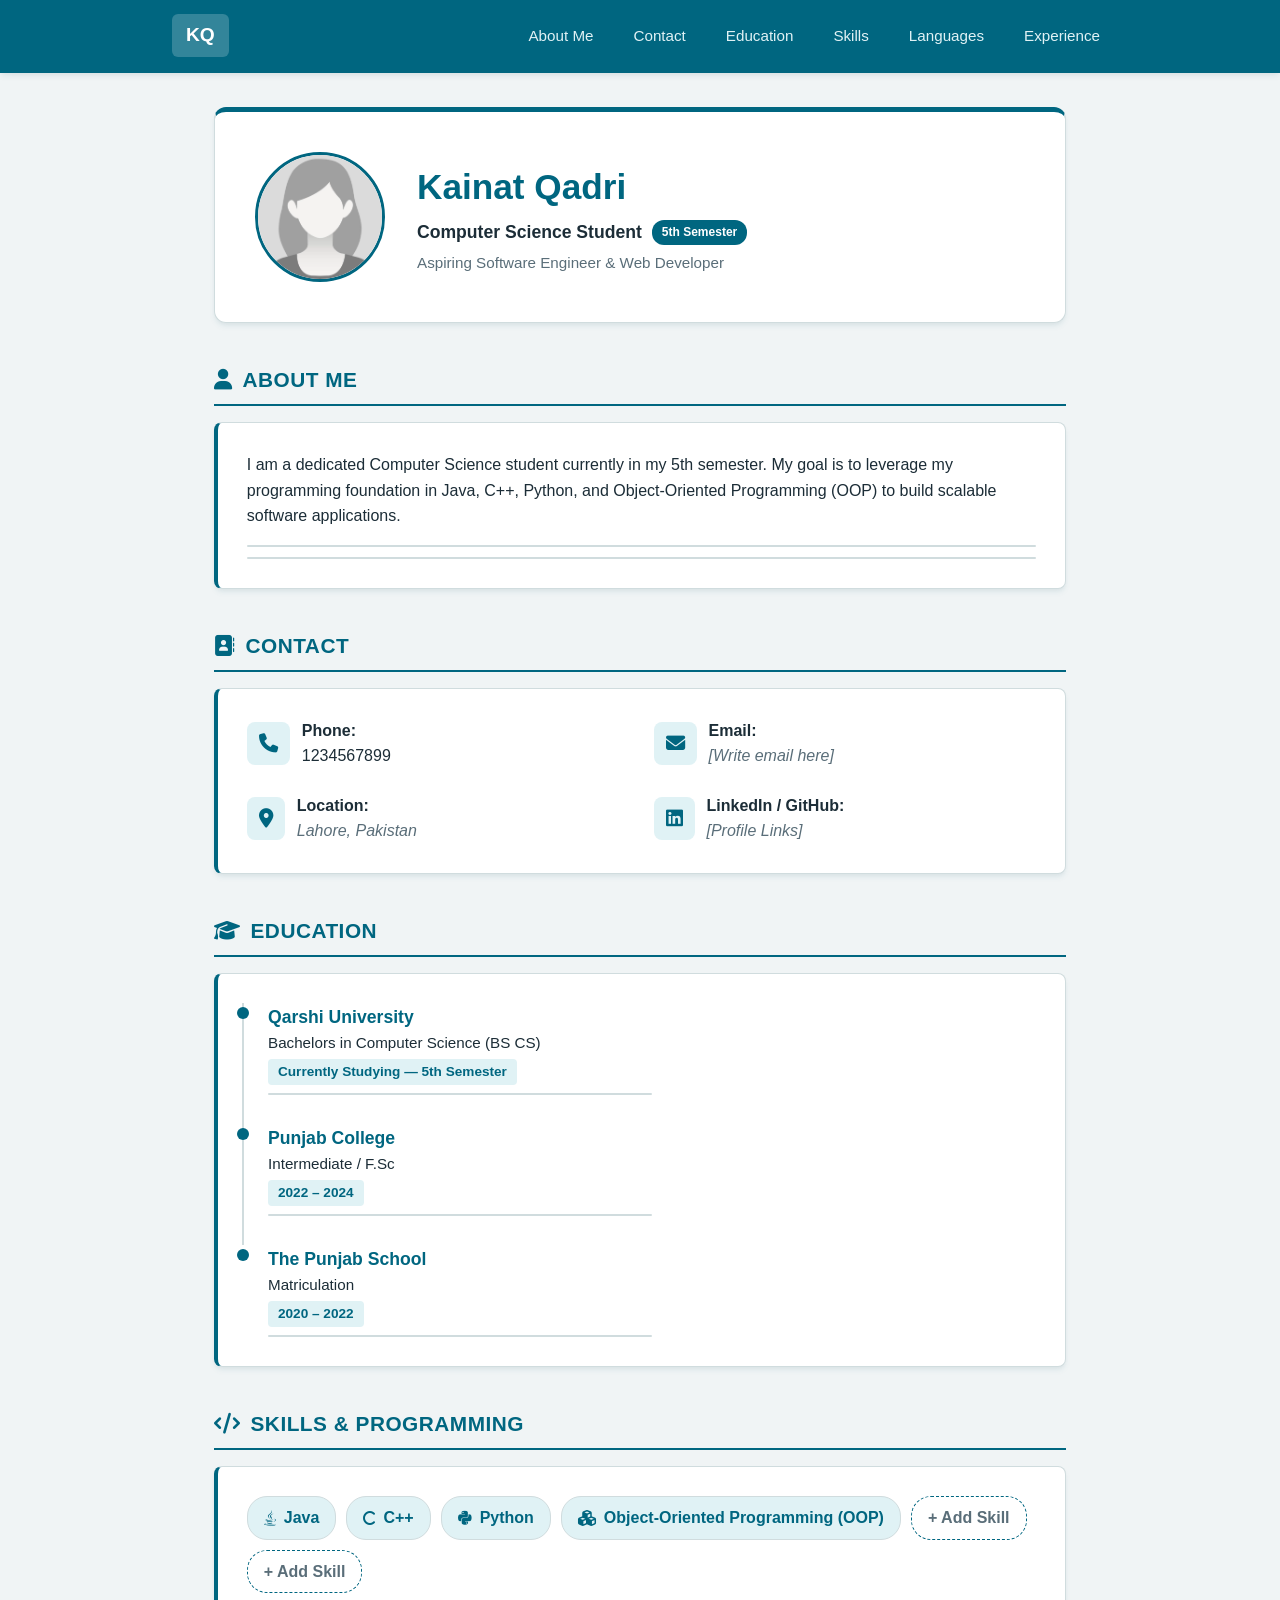
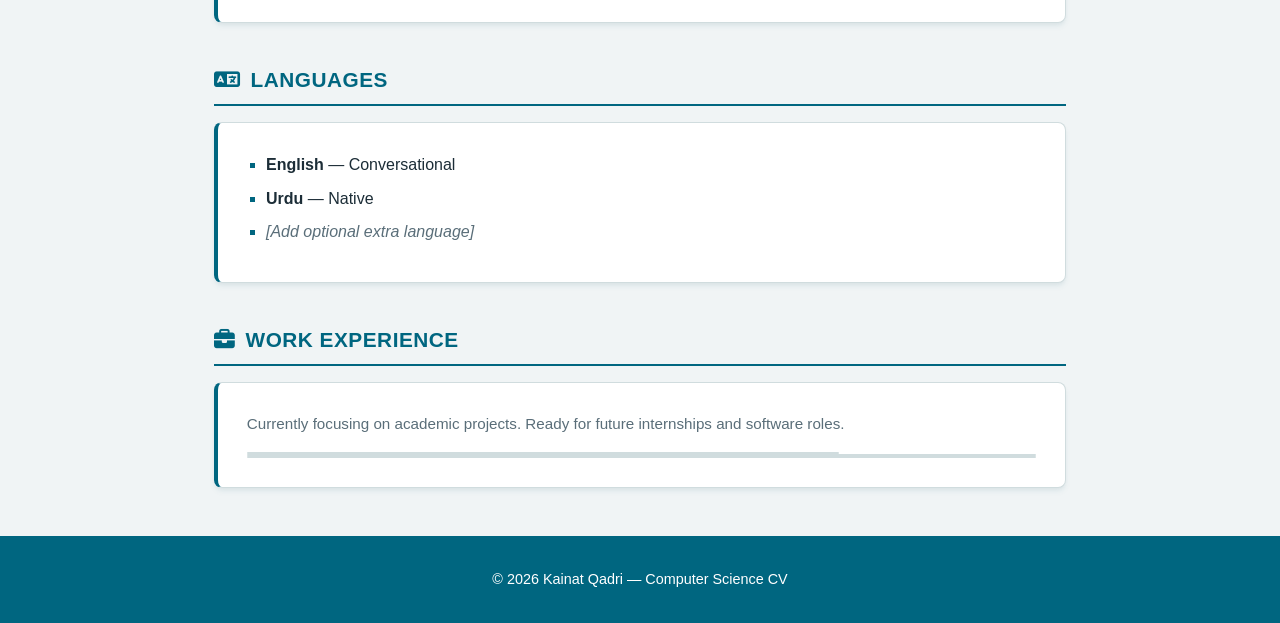
<file: lab5-CV1/index.html>
<!DOCTYPE html>
<html lang="en">
<head>
    <meta charset="UTF-8">
    <meta name="viewport" content="width=device-width, initial-scale=1.0">
    <title>Kainat Qadri - Resume / CV</title>
    <link rel="stylesheet" href="style.css">
    <link rel="stylesheet" href="https://cdnjs.cloudflare.com/ajax/libs/font-awesome/6.4.0/css/all.min.css">
</head>
<body>

    <!-- Sticky Navigation Bar -->
    <nav class="navbar">
        <div class="nav-container">
            <a href="#hero" class="nav-logo">KQ</a>
            <ul class="nav-links">
                <li><a href="#about">About Me</a></li>
                <li><a href="#contact">Contact</a></li>
                <li><a href="#education">Education</a></li>
                <li><a href="#skills">Skills</a></li>
                <li><a href="#languages">Languages</a></li>
                <li><a href="#experience">Experience</a></li>
            </ul>
        </div>
    </nav>

    <!-- Main Container -->
    <main class="container">

        <!-- Hero / Header Section -->
        <section id="hero" class="hero-section">
            <div class="profile-card">
                <div class="avatar-wrapper">
                    <img src="images/profile.png" alt="Kainat Qadri Profile Picture" class="profile-img">
                </div>
                <div class="hero-details">
                    <h1 class="user-name">Kainat Qadri</h1>
                    <p class="user-title">Computer Science Student <span class="badge">5th Semester</span></p>
                    <p class="user-subtitle">Aspiring Software Engineer & Web Developer</p>
                </div>
            </div>
        </section>

        <!-- About Me Section -->
        <section id="about" class="cv-section">
            <h2 class="section-title"><i class="fa-solid fa-user"></i> About Me</h2>
            <div class="card">
                <p class="placeholder-text">
                    I am a dedicated Computer Science student currently in my 5th semester. My goal is to leverage my programming foundation in Java, C++, Python, and Object-Oriented Programming (OOP) to build scalable software applications.
                </p>
                <div class="blank-lines">
                    <div class="blank-line"></div>
                    <div class="blank-line"></div>
                </div>
            </div>
        </section>

        <!-- Contact Section -->
        <section id="contact" class="cv-section">
            <h2 class="section-title"><i class="fa-solid fa-address-book"></i> Contact</h2>
            <div class="card grid-2">
                <div class="contact-item">
                    <i class="fa-solid fa-phone icon"></i>
                    <div>
                        <strong>Phone:</strong>
                        <p>1234567899</p>
                    </div>
                </div>
                <div class="contact-item">
                    <i class="fa-solid fa-envelope icon"></i>
                    <div>
                        <strong>Email:</strong>
                        <p class="placeholder-inline">[Write email here]</p>
                    </div>
                </div>
                <div class="contact-item">
                    <i class="fa-solid fa-location-dot icon"></i>
                    <div>
                        <strong>Location:</strong>
                        <p class="placeholder-inline">Lahore, Pakistan</p>
                    </div>
                </div>
                <div class="contact-item">
                    <i class="fa-brands fa-linkedin icon"></i>
                    <div>
                        <strong>LinkedIn / GitHub:</strong>
                        <p class="placeholder-inline">[Profile Links]</p>
                    </div>
                </div>
            </div>
        </section>

        <!-- Education Section -->
        <section id="education" class="cv-section">
            <h2 class="section-title"><i class="fa-solid fa-graduation-cap"></i> Education</h2>
            <div class="card timeline">
                
                <div class="timeline-item">
                    <div class="timeline-dot"></div>
                    <div class="timeline-content">
                        <h3>Qarshi University</h3>
                        <p class="timeline-sub">Bachelors in Computer Science (BS CS)</p>
                        <span class="timeline-date">Currently Studying — 5th Semester</span>
                        <div class="blank-line short"></div>
                    </div>
                </div>

                <div class="timeline-item">
                    <div class="timeline-dot"></div>
                    <div class="timeline-content">
                        <h3>Punjab College</h3>
                        <p class="timeline-sub">Intermediate / F.Sc</p>
                        <span class="timeline-date">2022 – 2024</span>
                        <div class="blank-line short"></div>
                    </div>
                </div>

                <div class="timeline-item">
                    <div class="timeline-dot"></div>
                    <div class="timeline-content">
                        <h3>The Punjab School</h3>
                        <p class="timeline-sub">Matriculation</p>
                        <span class="timeline-date">2020 – 2022</span>
                        <div class="blank-line short"></div>
                    </div>
                </div>

            </div>
        </section>

        <!-- Skills Section -->
        <section id="skills" class="cv-section">
            <h2 class="section-title"><i class="fa-solid fa-code"></i> Skills & Programming</h2>
            <div class="card">
                <div class="skills-grid">
                    <div class="skill-tag"><i class="fa-brands fa-java"></i> Java</div>
                    <div class="skill-tag"><i class="fa-solid fa-c"></i> C++</div>
                    <div class="skill-tag"><i class="fa-brands fa-python"></i> Python</div>
                    <div class="skill-tag"><i class="fa-solid fa-cubes"></i> Object-Oriented Programming (OOP)</div>
                    <div class="skill-tag placeholder-tag">+ Add Skill</div>
                    <div class="skill-tag placeholder-tag">+ Add Skill</div>
                </div>
            </div>
        </section>

        <!-- Languages Section -->
        <section id="languages" class="cv-section">
            <h2 class="section-title"><i class="fa-solid fa-language"></i> Languages</h2>
            <div class="card">
                <ul class="styled-list">
                    <li><strong>English</strong> — Conversational</li>
                    <li><strong>Urdu</strong> — Native</li>
                    <li class="placeholder-list">[Add optional extra language]</li>
                </ul>
            </div>
        </section>

        <!-- Work Experience Section -->
        <section id="experience" class="cv-section">
            <h2 class="section-title"><i class="fa-solid fa-briefcase"></i> Work Experience</h2>
            <div class="card">
                <p class="note-text">Currently focusing on academic projects. Ready for future internships and software roles.</p>
                <div class="experience-placeholder">
                    <div class="blank-block">
                        <div class="blank-line medium"></div>
                        <div class="blank-line"></div>
                        <div class="blank-line"></div>
                    </div>
                </div>
            </div>
        </section>

    </main>

    <!-- Footer -->
    <footer>
        <p>&copy; 2026 Kainat Qadri — Computer Science CV</p>
    </footer>

</body>
</html>
</file>
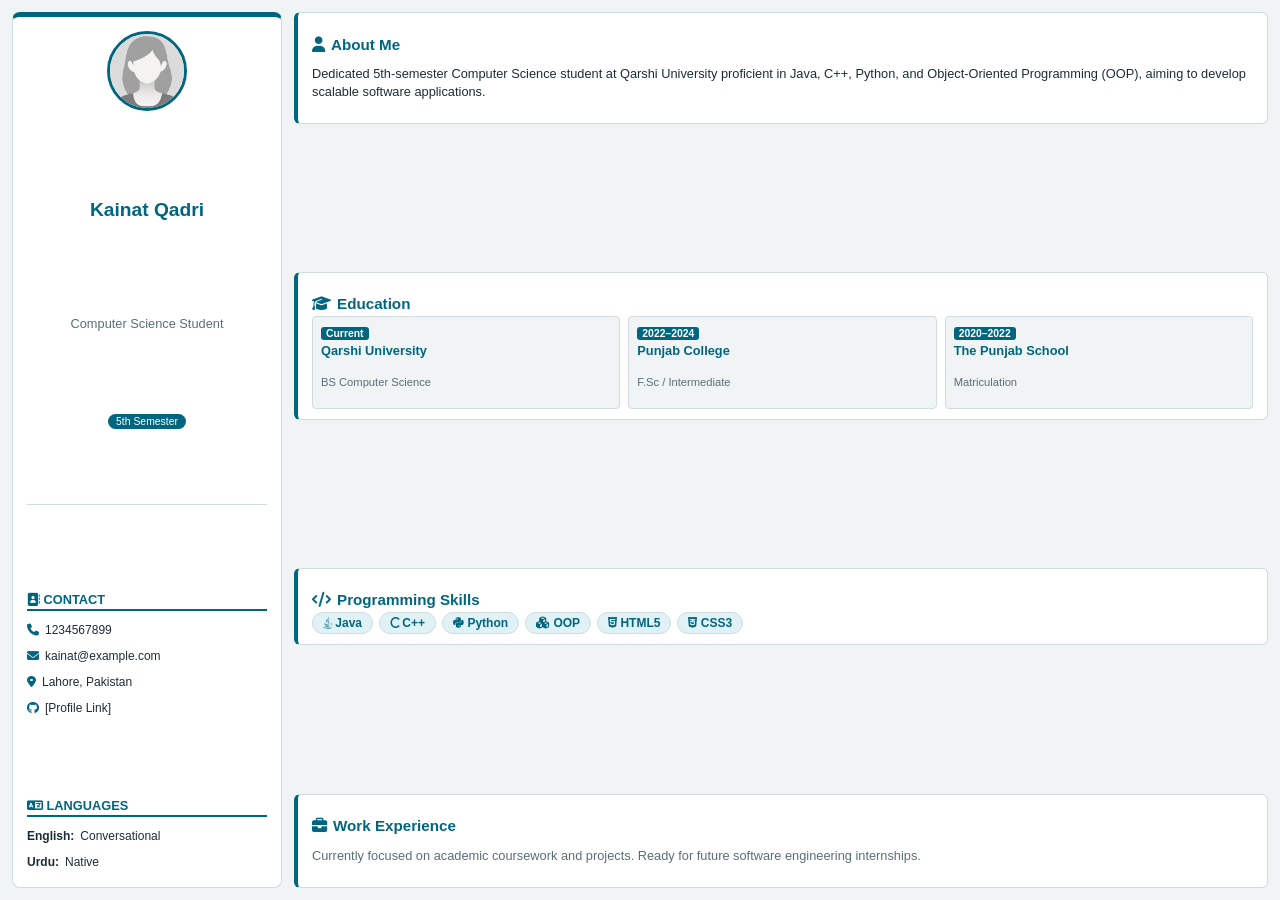
<file: lab5-CV2/index.html>
<!DOCTYPE html>
<html lang="en">
<head>
    <meta charset="UTF-8">
    <meta name="viewport" content="width=device-width, initial-scale=1.0">
    <title>Kainat Qadri - Single Page CV (No Scroll)</title>
    <link rel="stylesheet" href="style.css">
    <link rel="stylesheet" href="https://cdnjs.cloudflare.com/ajax/libs/font-awesome/6.4.0/css/all.min.css">
</head>
<body>

    <div class="app-layout">
        
        <!-- Left Column: Fixed Profile Sidebar -->
        <aside class="sidebar">
            <div class="avatar-container">
                <img src="images/profile.png" alt="Kainat Qadri" class="avatar-img">
            </div>
            
            <h1 class="sidebar-name">Kainat Qadri</h1>
            <p class="sidebar-role">Computer Science Student</p>
            <span class="badge-tag">5th Semester</span>

            <hr class="divider">

            <div class="side-group">
                <h3><i class="fa-solid fa-address-book"></i> Contact</h3>
                <p><i class="fa-solid fa-phone"></i> 1234567899</p>
                <p><i class="fa-solid fa-envelope"></i> kainat@example.com</p>
                <p><i class="fa-solid fa-location-dot"></i> Lahore, Pakistan</p>
                <p><i class="fa-brands fa-github"></i> [Profile Link]</p>
            </div>

            <div class="side-group">
                <h3><i class="fa-solid fa-language"></i> Languages</h3>
                <p><strong>English:</strong> Conversational</p>
                <p><strong>Urdu:</strong> Native</p>
            </div>
        </aside>

        <!-- Right Column: Main Content Dashboard -->
        <main class="dashboard">

            <!-- About Card -->
            <section class="dash-card">
                <h2><i class="fa-solid fa-user"></i> About Me</h2>
                <p>
                    Dedicated 5th-semester Computer Science student at Qarshi University proficient in Java, C++, Python, and Object-Oriented Programming (OOP), aiming to develop scalable software applications.
                </p>
            </section>

            <!-- Education Card -->
            <section class="dash-card">
                <h2><i class="fa-solid fa-graduation-cap"></i> Education</h2>
                <div class="edu-row">
                    <div class="edu-box">
                        <span class="year-badge">Current</span>
                        <h4>Qarshi University</h4>
                        <p>BS Computer Science</p>
                    </div>
                    <div class="edu-box">
                        <span class="year-badge">2022–2024</span>
                        <h4>Punjab College</h4>
                        <p>F.Sc / Intermediate</p>
                    </div>
                    <div class="edu-box">
                        <span class="year-badge">2020–2022</span>
                        <h4>The Punjab School</h4>
                        <p>Matriculation</p>
                    </div>
                </div>
            </section>

            <!-- Skills Card -->
            <section class="dash-card">
                <h2><i class="fa-solid fa-code"></i> Programming Skills</h2>
                <div class="skills-wrapper">
                    <span class="skill-pill"><i class="fa-brands fa-java"></i> Java</span>
                    <span class="skill-pill"><i class="fa-solid fa-c"></i> C++</span>
                    <span class="skill-pill"><i class="fa-brands fa-python"></i> Python</span>
                    <span class="skill-pill"><i class="fa-solid fa-cubes"></i> OOP</span>
                    <span class="skill-pill"><i class="fa-brands fa-html5"></i> HTML5</span>
                    <span class="skill-pill"><i class="fa-brands fa-css3-alt"></i> CSS3</span>
                </div>
            </section>

            <!-- Experience Card -->
            <section class="dash-card">
                <h2><i class="fa-solid fa-briefcase"></i> Work Experience</h2>
                <p class="muted">Currently focused on academic coursework and projects. Ready for future software engineering internships.</p>
            </section>

        </main>

    </div>

</body>
</html>
</file>
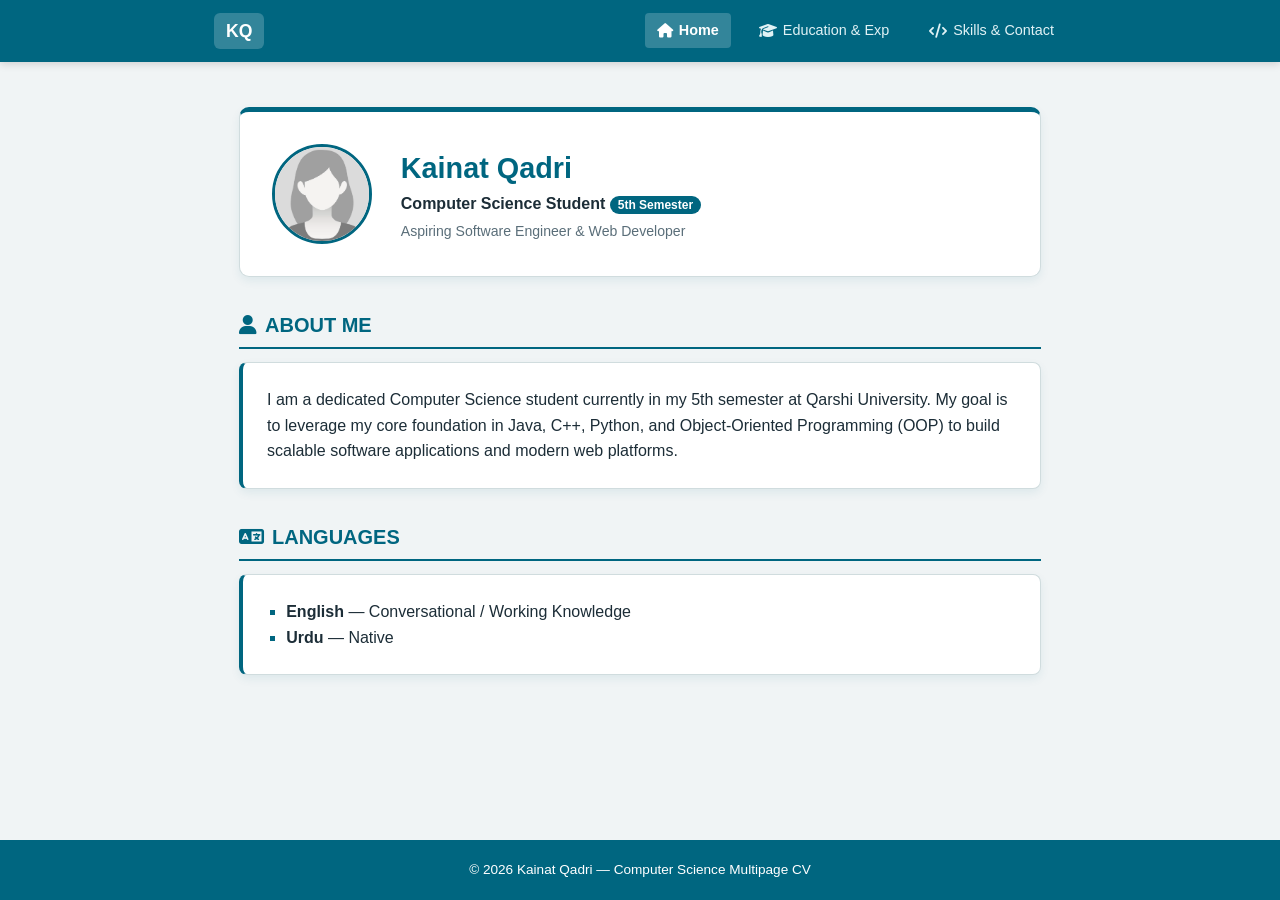
<file: lab5-CV3/index.html>
<!DOCTYPE html>
<html lang="en">
<head>
    <meta charset="UTF-8">
    <meta name="viewport" content="width=device-width, initial-scale=1.0">
    <title>Kainat Qadri - Home | CV</title>
    <link rel="stylesheet" href="style.css">
    <link rel="stylesheet" href="https://cdnjs.cloudflare.com/ajax/libs/font-awesome/6.4.0/css/all.min.css">
</head>
<body>

    <!-- Multipage Navigation -->
    <nav class="navbar">
        <div class="nav-container">
            <a href="index.html" class="nav-logo">KQ</a>
            <ul class="nav-links">
                <li><a href="index.html" class="active"><i class="fa-solid fa-house"></i> Home</a></li>
                <li><a href="education.html"><i class="fa-solid fa-graduation-cap"></i> Education & Exp</a></li>
                <li><a href="skills.html"><i class="fa-solid fa-code"></i> Skills & Contact</a></li>
            </ul>
        </div>
    </nav>

    <!-- Main Content Area -->
    <main class="container">

        <!-- Hero Section -->
        <section class="hero-card">
            <div class="avatar-wrapper">
                <img src="images/profile.png" alt="Kainat Qadri Profile Picture" class="profile-img">
            </div>
            <div class="hero-info">
                <h1 class="user-name">Kainat Qadri</h1>
                <p class="user-title">Computer Science Student <span class="badge">5th Semester</span></p>
                <p class="user-subtitle">Aspiring Software Engineer & Web Developer</p>
            </div>
        </section>

        <!-- About Section -->
        <section class="page-section">
            <h2 class="section-title"><i class="fa-solid fa-user"></i> About Me</h2>
            <div class="card">
                <p>
                    I am a dedicated Computer Science student currently in my 5th semester at Qarshi University. My goal is to leverage my core foundation in Java, C++, Python, and Object-Oriented Programming (OOP) to build scalable software applications and modern web platforms.
                </p>
            </div>
        </section>

        <!-- Languages Section -->
        <section class="page-section">
            <h2 class="section-title"><i class="fa-solid fa-language"></i> Languages</h2>
            <div class="card">
                <ul class="styled-list">
                    <li><strong>English</strong> — Conversational / Working Knowledge</li>
                    <li><strong>Urdu</strong> — Native</li>
                </ul>
            </div>
        </section>

    </main>

    <!-- Footer -->
    <footer>
        <p>&copy; 2026 Kainat Qadri — Computer Science Multipage CV</p>
    </footer>

</body>
</html>
</file>
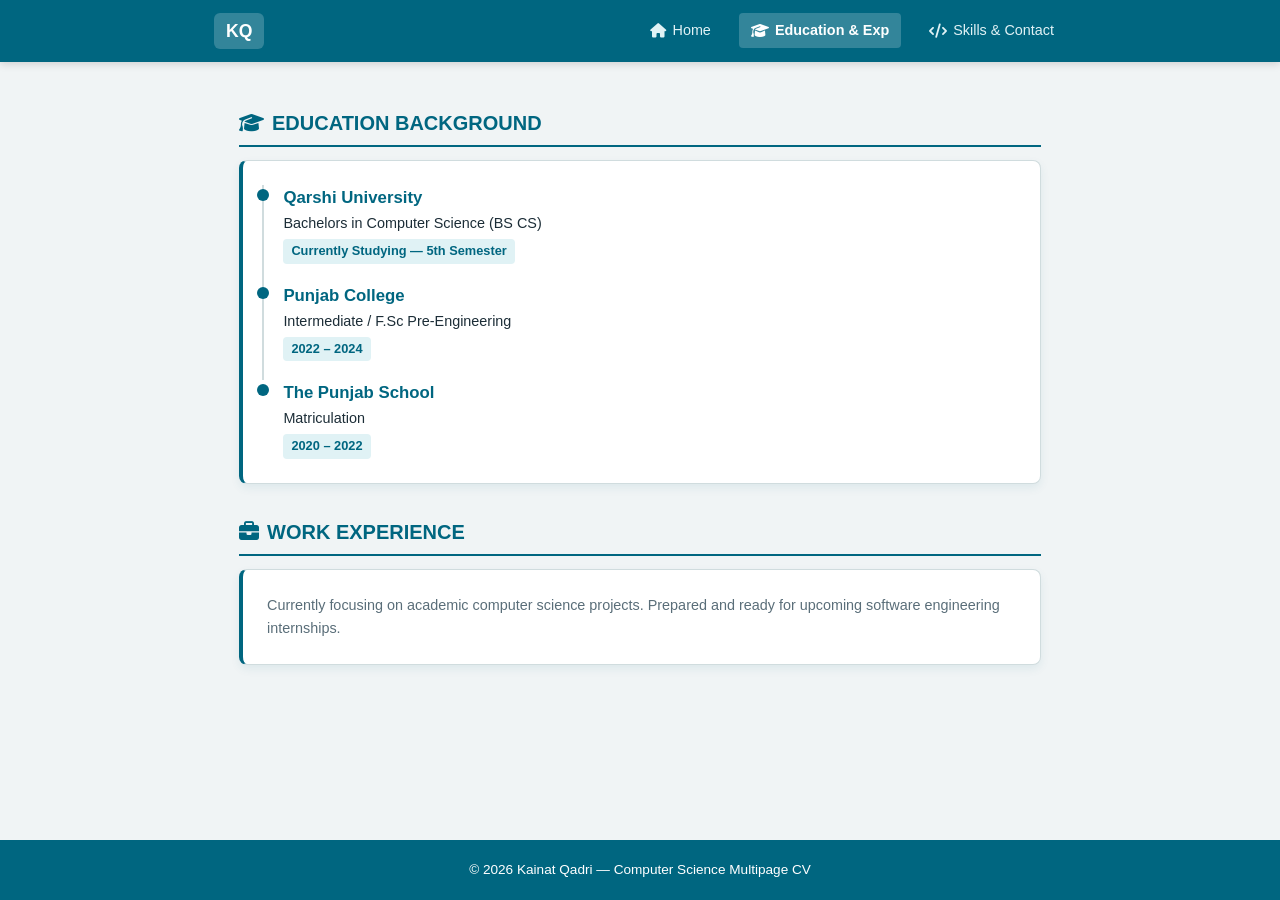
<file: lab5-CV3/education.html>
<!DOCTYPE html>
<html lang="en">
<head>
    <meta charset="UTF-8">
    <meta name="viewport" content="width=device-width, initial-scale=1.0">
    <title>Kainat Qadri - Education | CV</title>
    <link rel="stylesheet" href="style.css">
    <link rel="stylesheet" href="https://cdnjs.cloudflare.com/ajax/libs/font-awesome/6.4.0/css/all.min.css">
</head>
<body>

    <!-- Multipage Navigation -->
    <nav class="navbar">
        <div class="nav-container">
            <a href="index.html" class="nav-logo">KQ</a>
            <ul class="nav-links">
                <li><a href="index.html"><i class="fa-solid fa-house"></i> Home</a></li>
                <li><a href="education.html" class="active"><i class="fa-solid fa-graduation-cap"></i> Education & Exp</a></li>
                <li><a href="skills.html"><i class="fa-solid fa-code"></i> Skills & Contact</a></li>
            </ul>
        </div>
    </nav>

    <main class="container">

        <!-- Education Section -->
        <section class="page-section">
            <h2 class="section-title"><i class="fa-solid fa-graduation-cap"></i> Education Background</h2>
            <div class="card timeline">
                
                <div class="timeline-item">
                    <div class="timeline-dot"></div>
                    <div class="timeline-content">
                        <h3>Qarshi University</h3>
                        <p class="timeline-sub">Bachelors in Computer Science (BS CS)</p>
                        <span class="timeline-date">Currently Studying — 5th Semester</span>
                    </div>
                </div>

                <div class="timeline-item">
                    <div class="timeline-dot"></div>
                    <div class="timeline-content">
                        <h3>Punjab College</h3>
                        <p class="timeline-sub">Intermediate / F.Sc Pre-Engineering</p>
                        <span class="timeline-date">2022 – 2024</span>
                    </div>
                </div>

                <div class="timeline-item">
                    <div class="timeline-dot"></div>
                    <div class="timeline-content">
                        <h3>The Punjab School</h3>
                        <p class="timeline-sub">Matriculation</p>
                        <span class="timeline-date">2020 – 2022</span>
                    </div>
                </div>

            </div>
        </section>

        <!-- Work Experience Section -->
        <section class="page-section">
            <h2 class="section-title"><i class="fa-solid fa-briefcase"></i> Work Experience</h2>
            <div class="card">
                <p class="muted-text">Currently focusing on academic computer science projects. Prepared and ready for upcoming software engineering internships.</p>
            </div>
        </section>

    </main>

    <footer>
        <p>&copy; 2026 Kainat Qadri — Computer Science Multipage CV</p>
    </footer>

</body>
</html>
</file>
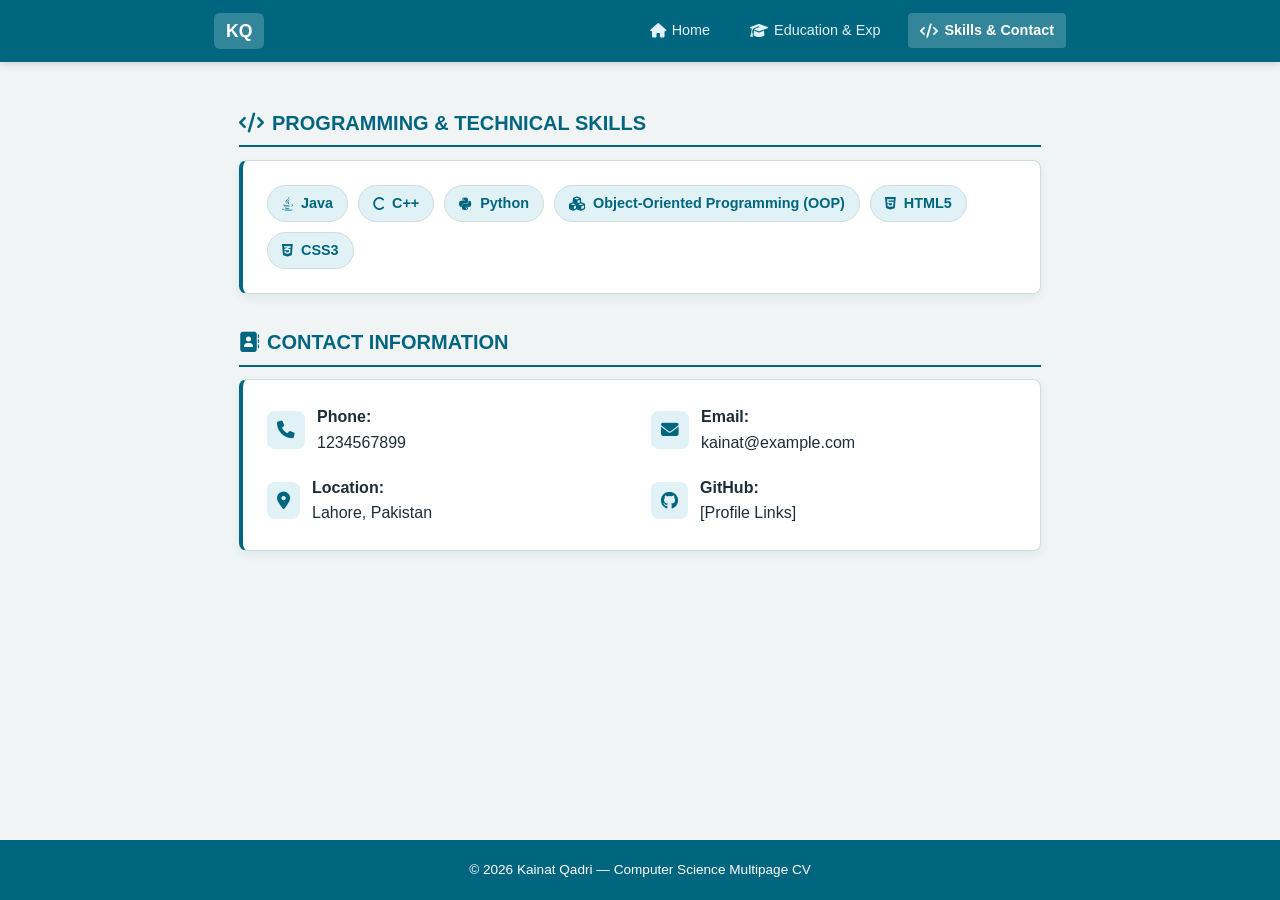
<file: lab5-CV3/skills.html>
<!DOCTYPE html>
<html lang="en">
<head>
    <meta charset="UTF-8">
    <meta name="viewport" content="width=device-width, initial-scale=1.0">
    <title>Kainat Qadri - Skills & Contact | CV</title>
    <link rel="stylesheet" href="style.css">
    <link rel="stylesheet" href="https://cdnjs.cloudflare.com/ajax/libs/font-awesome/6.4.0/css/all.min.css">
</head>
<body>

    <!-- Multipage Navigation -->
    <nav class="navbar">
        <div class="nav-container">
            <a href="index.html" class="nav-logo">KQ</a>
            <ul class="nav-links">
                <li><a href="index.html"><i class="fa-solid fa-house"></i> Home</a></li>
                <li><a href="education.html"><i class="fa-solid fa-graduation-cap"></i> Education & Exp</a></li>
                <li><a href="skills.html" class="active"><i class="fa-solid fa-code"></i> Skills & Contact</a></li>
            </ul>
        </div>
    </nav>

    <main class="container">

        <!-- Skills Section -->
        <section class="page-section">
            <h2 class="section-title"><i class="fa-solid fa-code"></i> Programming & Technical Skills</h2>
            <div class="card">
                <div class="skills-grid">
                    <div class="skill-tag"><i class="fa-brands fa-java"></i> Java</div>
                    <div class="skill-tag"><i class="fa-solid fa-c"></i> C++</div>
                    <div class="skill-tag"><i class="fa-brands fa-python"></i> Python</div>
                    <div class="skill-tag"><i class="fa-solid fa-cubes"></i> Object-Oriented Programming (OOP)</div>
                    <div class="skill-tag"><i class="fa-brands fa-html5"></i> HTML5</div>
                    <div class="skill-tag"><i class="fa-brands fa-css3-alt"></i> CSS3</div>
                </div>
            </div>
        </section>

        <!-- Contact Section -->
        <section class="page-section">
            <h2 class="section-title"><i class="fa-solid fa-address-book"></i> Contact Information</h2>
            <div class="card grid-2">
                <div class="contact-item">
                    <i class="fa-solid fa-phone icon"></i>
                    <div>
                        <strong>Phone:</strong>
                        <p>1234567899</p>
                    </div>
                </div>
                <div class="contact-item">
                    <i class="fa-solid fa-envelope icon"></i>
                    <div>
                        <strong>Email:</strong>
                        <p>kainat@example.com</p>
                    </div>
                </div>
                <div class="contact-item">
                    <i class="fa-solid fa-location-dot icon"></i>
                    <div>
                        <strong>Location:</strong>
                        <p>Lahore, Pakistan</p>
                    </div>
                </div>
                <div class="contact-item">
                    <i class="fa-brands fa-github icon"></i>
                    <div>
                        <strong>GitHub:</strong>
                        <p>[Profile Links]</p>
                    </div>
                </div>
            </div>
        </section>

    </main>

    <footer>
        <p>&copy; 2026 Kainat Qadri — Computer Science Multipage CV</p>
    </footer>

</body>
</html>
</file>
<file: lab5-CV1/style.css>
/* Color Palette Inspired by Your Demo CV Template */
:root {
    --bg-main: #f0f4f5;         /* Soft light slate background */
    --bg-card: #ffffff;         /* Pure white background for cards */
    --text-primary: #1c2d37;     /* Dark navy/teal-grey for body text */
    --text-secondary: #5a6e79;   /* Muted grey for subheadings and dates */
    --accent-teal: #006680;      /* Core dark teal from template header/accents */
    --accent-teal-light: #e0f2f5;/* Light teal tint for tags and highlights */
    --border-color: #d0dcde;     /* Subtle teal-grey borders */
    --shadow: 0 4px 6px -1px rgba(0, 102, 128, 0.08), 0 2px 4px -1px rgba(0, 0, 0, 0.04);
}

* {
    box-sizing: border-box;
    margin: 0;
    padding: 0;
}

html {
    scroll-behavior: smooth;
}

body {
    font-family: 'Segoe UI', -apple-system, BlinkMacSystemFont, Roboto, sans-serif;
    background-color: var(--bg-main);
    color: var(--text-primary);
    line-height: 1.6;
    padding-top: 75px;
}

/* Sticky Navigation Bar */
.navbar {
    position: fixed;
    top: 0;
    left: 0;
    width: 100%;
    background-color: var(--accent-teal);
    border-bottom: 1px solid var(--accent-teal);
    z-index: 1000;
    box-shadow: var(--shadow);
}

.nav-container {
    max-width: 1000px;
    margin: 0 auto;
    display: flex;
    justify-content: space-between;
    align-items: center;
    padding: 0.9rem 2rem;
}

.nav-logo {
    font-size: 1.2rem;
    font-weight: bold;
    color: #ffffff;
    text-decoration: none;
    background: rgba(255, 255, 255, 0.2);
    padding: 6px 14px;
    border-radius: 6px;
}

.nav-links {
    display: flex;
    list-style: none;
    gap: 1.5rem;
}

.nav-links a {
    text-decoration: none;
    color: #e0f2f5;
    font-weight: 500;
    font-size: 0.95rem;
    transition: color 0.2s, background-color 0.2s;
    padding: 4px 8px;
    border-radius: 4px;
}

.nav-links a:hover {
    color: #ffffff;
    background-color: rgba(255, 255, 255, 0.15);
}

/* Main Layout Container */
.container {
    max-width: 900px;
    margin: 2rem auto;
    padding: 0 1.5rem;
}

/* Section Headings */
.cv-section {
    margin-bottom: 2.5rem;
}

.section-title {
    font-size: 1.3rem;
    color: var(--accent-teal);
    margin-bottom: 1rem;
    display: flex;
    align-items: center;
    gap: 10px;
    border-bottom: 2px solid var(--accent-teal);
    padding-bottom: 0.5rem;
    text-transform: uppercase;
    letter-spacing: 0.5px;
}

.card {
    background: var(--bg-card);
    border: 1px solid var(--border-color);
    border-left: 4px solid var(--accent-teal);
    border-radius: 8px;
    padding: 1.8rem;
    box-shadow: var(--shadow);
}

/* Hero / Header Section */
.hero-section {
    margin-bottom: 2.5rem;
}

.profile-card {
    background: var(--bg-card);
    border: 1px solid var(--border-color);
    border-top: 5px solid var(--accent-teal);
    border-radius: 12px;
    padding: 2.5rem;
    display: flex;
    align-items: center;
    gap: 2rem;
    box-shadow: var(--shadow);
}

.avatar-wrapper {
    width: 130px;
    height: 130px;
    border-radius: 50%;
    overflow: hidden;
    border: 3px solid var(--accent-teal);
    background-color: var(--accent-teal-light);
    flex-shrink: 0;
}

.profile-img {
    width: 100%;
    height: 100%;
    object-fit: cover;
    object-position: center;
}

.user-name {
    font-size: 2.2rem;
    color: var(--accent-teal);
    margin-bottom: 0.2rem;
    font-weight: 700;
}

.user-title {
    font-size: 1.1rem;
    color: var(--text-primary);
    display: flex;
    align-items: center;
    gap: 10px;
    font-weight: 600;
}

.badge {
    background-color: var(--accent-teal);
    color: #ffffff;
    font-size: 0.75rem;
    padding: 3px 10px;
    border-radius: 12px;
    font-weight: 600;
}

.user-subtitle {
    font-size: 0.95rem;
    color: var(--text-secondary);
    margin-top: 0.3rem;
}

/* Grid & Items */
.grid-2 {
    display: grid;
    grid-template-columns: repeat(auto-fit, minmax(280px, 1fr));
    gap: 1.5rem;
}

.contact-item {
    display: flex;
    align-items: center;
    gap: 12px;
}

.contact-item .icon {
    font-size: 1.2rem;
    color: var(--accent-teal);
    background: var(--accent-teal-light);
    padding: 12px;
    border-radius: 8px;
}

/* Timeline / Education */
.timeline {
    position: relative;
    padding-left: 1.5rem;
}

.timeline-item {
    position: relative;
    padding-bottom: 1.8rem;
    border-left: 2px solid var(--border-color);
    padding-left: 1.5rem;
}

.timeline-item:last-child {
    border-left: 2px solid transparent;
    padding-bottom: 0;
}

.timeline-dot {
    position: absolute;
    left: -7px;
    top: 4px;
    width: 12px;
    height: 12px;
    border-radius: 50%;
    background-color: var(--accent-teal);
}

.timeline-content h3 {
    font-size: 1.1rem;
    color: var(--accent-teal);
}

.timeline-sub {
    color: var(--text-primary);
    font-weight: 500;
    font-size: 0.95rem;
}

.timeline-date {
    display: inline-block;
    font-size: 0.85rem;
    color: var(--accent-teal);
    background: var(--accent-teal-light);
    padding: 2px 10px;
    border-radius: 4px;
    margin-top: 4px;
    font-weight: 600;
}

/* Skills Tags */
.skills-grid {
    display: flex;
    flex-wrap: wrap;
    gap: 10px;
}

.skill-tag {
    background: var(--accent-teal-light);
    border: 1px solid var(--border-color);
    padding: 8px 16px;
    border-radius: 20px;
    font-weight: 600;
    display: flex;
    align-items: center;
    gap: 8px;
    color: var(--accent-teal);
}

.placeholder-tag {
    border: 1px dashed var(--accent-teal);
    color: var(--text-secondary);
    background: transparent;
}

/* Styled Lists */
.styled-list {
    list-style-type: square;
    padding-left: 1.2rem;
}

.styled-list li {
    margin-bottom: 0.5rem;
}

.styled-list li::marker {
    color: var(--accent-teal);
}

/* Blank Lines / Placeholders */
.blank-lines {
    margin-top: 1rem;
    display: flex;
    flex-direction: column;
    gap: 10px;
}

.blank-line {
    height: 2px;
    background-color: var(--border-color);
    border-radius: 2px;
    width: 100%;
}

.blank-line.short {
    width: 50%;
    margin-top: 8px;
}

.blank-line.medium {
    width: 75%;
}

.placeholder-inline, .placeholder-list {
    color: var(--text-secondary);
    font-style: italic;
}

.note-text {
    font-size: 0.95rem;
    color: var(--text-secondary);
    margin-bottom: 1rem;
}

/* Footer */
footer {
    text-align: center;
    padding: 2rem;
    color: #ffffff;
    font-size: 0.9rem;
    background: var(--accent-teal);
    margin-top: 3rem;
}

/* Responsive Styles */
@media (max-width: 650px) {
    .profile-card {
        flex-direction: column;
        text-align: center;
    }

    .nav-links {
        display: none;
    }
}
</file>
<file: lab5-CV2/style.css>
/* Color Palette Matching Provided Teal Theme (#006680) */
:root {
    --bg-main: #f0f4f5;
    --bg-card: #ffffff;
    --text-primary: #1c2d37;
    --text-secondary: #5a6e79;
    --accent-teal: #006680;
    --accent-teal-light: #e0f2f5;
    --border-color: #d0dcde;
}

/* STRICT NO-SCROLL LOCK */
html, body {
    width: 100vw;
    height: 100vh;
    margin: 0;
    padding: 0;
    overflow: hidden !important; /* Strictly prevents scrollbars */
    font-family: 'Segoe UI', -apple-system, BlinkMacSystemFont, Roboto, sans-serif;
    background-color: var(--bg-main);
    color: var(--text-primary);
    box-sizing: border-box;
}

*, *:before, *:after {
    box-sizing: inherit;
}

/* Outer Grid Layout (Fills exactly 100% of viewport screen) */
.app-layout {
    width: 100vw;
    height: 100vh;
    padding: 12px;
    display: grid;
    grid-template-columns: 270px 1fr;
    gap: 12px;
}

/* Left Sidebar Panel */
.sidebar {
    background: var(--bg-card);
    border: 1px solid var(--border-color);
    border-top: 5px solid var(--accent-teal);
    border-radius: 8px;
    padding: 14px;
    display: flex;
    flex-direction: column;
    justify-content: space-between;
}

/* Profile Picture: Sized strictly for non-scrolling fit */
.avatar-container {
    width: 80px;
    height: 80px;
    margin: 0 auto 6px;
    border-radius: 50%;
    overflow: hidden;
    border: 3px solid var(--accent-teal);
    background-color: var(--accent-teal-light);
}

.avatar-img {
    width: 100%;
    height: 100%;
    object-fit: cover;
}

.sidebar-name {
    font-size: 1.2rem;
    color: var(--accent-teal);
    text-align: center;
    font-weight: 700;
}

.sidebar-role {
    font-size: 0.8rem;
    color: var(--text-secondary);
    text-align: center;
}

.badge-tag {
    display: block;
    width: fit-content;
    margin: 4px auto 0;
    background: var(--accent-teal);
    color: #ffffff;
    font-size: 0.65rem;
    padding: 2px 8px;
    border-radius: 8px;
}

.divider {
    border: 0;
    height: 1px;
    background: var(--border-color);
    margin: 8px 0;
}

.side-group h3 {
    font-size: 0.8rem;
    color: var(--accent-teal);
    border-bottom: 2px solid var(--accent-teal);
    padding-bottom: 2px;
    margin-bottom: 6px;
    text-transform: uppercase;
}

.side-group p {
    font-size: 0.75rem;
    margin-bottom: 4px;
    color: var(--text-primary);
    display: flex;
    align-items: center;
    gap: 6px;
}

.side-group p i {
    color: var(--accent-teal);
}

/* Right Dashboard Column */
.dashboard {
    display: flex;
    flex-direction: column;
    justify-content: space-between;
    height: 100%;
    gap: 8px;
}

.dash-card {
    background: var(--bg-card);
    border: 1px solid var(--border-color);
    border-left: 4px solid var(--accent-teal);
    border-radius: 6px;
    padding: 10px 14px;
}

.dash-card h2 {
    font-size: 0.95rem;
    color: var(--accent-teal);
    margin-bottom: 4px;
    display: flex;
    align-items: center;
    gap: 6px;
}

.dash-card p {
    font-size: 0.8rem;
    line-height: 1.35;
}

/* Education Cards Row */
.edu-row {
    display: grid;
    grid-template-columns: repeat(3, 1fr);
    gap: 8px;
    margin-top: 4px;
}

.edu-box {
    background: var(--bg-main);
    padding: 6px 8px;
    border-radius: 4px;
    border: 1px solid var(--border-color);
}

.year-badge {
    font-size: 0.65rem;
    background: var(--accent-teal);
    color: #ffffff;
    padding: 1px 5px;
    border-radius: 3px;
    font-weight: bold;
}

.edu-box h4 {
    font-size: 0.8rem;
    color: var(--accent-teal);
    margin-top: 2px;
}

.edu-box p {
    font-size: 0.7rem;
    color: var(--text-secondary);
}

/* Skills Chips */
.skills-wrapper {
    display: flex;
    gap: 6px;
    flex-wrap: wrap;
    margin-top: 4px;
}

.skill-pill {
    background: var(--accent-teal-light);
    color: var(--accent-teal);
    border: 1px solid var(--border-color);
    padding: 3px 10px;
    border-radius: 12px;
    font-size: 0.75rem;
    font-weight: 600;
}

.muted {
    color: var(--text-secondary);
}
/* Explicit Profile Image Sizing Fix */
.avatar-container, .avatar-wrapper {
    width: 80px !important;
    height: 80px !important;
    max-width: 80px !important;
    max-height: 80px !important;
    margin: 0 auto 6px !important;
    border-radius: 50% !important;
    overflow: hidden !important;
    border: 3px solid #006680 !important;
}

.avatar-img, .profile-img {
    width: 100% !important;
    height: 100% !important;
    object-fit: cover !important;
}
</file>
<file: lab5-CV3/style.css>
/* Color Palette Matching Provided Teal Theme (#006680) */
:root {
    --bg-main: #f0f4f5;          /* Soft light slate background */
    --bg-card: #ffffff;          /* Pure white card background */
    --text-primary: #1c2d37;      /* Dark navy/teal-grey text */
    --text-secondary: #5a6e79;    /* Muted grey */
    --accent-teal: #006680;       /* Core dark teal */
    --accent-teal-light: #e0f2f5; /* Light teal tint */
    --border-color: #d0dcde;      /* Subtle border */
    --shadow: 0 4px 10px rgba(0, 102, 128, 0.08);
}

* {
    box-sizing: border-box;
    margin: 0;
    padding: 0;
}

body {
    font-family: 'Segoe UI', -apple-system, BlinkMacSystemFont, Roboto, sans-serif;
    background-color: var(--bg-main);
    color: var(--text-primary);
    line-height: 1.6;
    padding-top: 75px;
    min-height: 100vh;
    display: flex;
    flex-direction: column;
}

/* Multipage Navigation Bar */
.navbar {
    position: fixed;
    top: 0;
    left: 0;
    width: 100%;
    background-color: var(--accent-teal);
    z-index: 1000;
    box-shadow: 0 2px 8px rgba(0, 0, 0, 0.15);
}

.nav-container {
    max-width: 900px;
    margin: 0 auto;
    display: flex;
    justify-content: space-between;
    align-items: center;
    padding: 0.8rem 1.5rem;
}

.nav-logo {
    font-size: 1.1rem;
    font-weight: bold;
    color: #ffffff;
    text-decoration: none;
    background: rgba(255, 255, 255, 0.2);
    padding: 4px 12px;
    border-radius: 6px;
}

.nav-links {
    display: flex;
    list-style: none;
    gap: 1rem;
}

.nav-links a {
    text-decoration: none;
    color: #e0f2f5;
    font-weight: 500;
    font-size: 0.9rem;
    transition: all 0.2s ease;
    padding: 6px 12px;
    border-radius: 4px;
    display: flex;
    align-items: center;
    gap: 6px;
}

.nav-links a:hover, .nav-links a.active {
    color: #ffffff;
    background-color: rgba(255, 255, 255, 0.2);
    font-weight: 600;
}

/* Page Layout Container */
.container {
    max-width: 850px;
    margin: 2rem auto;
    padding: 0 1.5rem;
    flex: 1;
}

.page-section {
    margin-bottom: 2rem;
}

.section-title {
    font-size: 1.25rem;
    color: var(--accent-teal);
    margin-bottom: 0.8rem;
    display: flex;
    align-items: center;
    gap: 8px;
    border-bottom: 2px solid var(--accent-teal);
    padding-bottom: 0.4rem;
    text-transform: uppercase;
}

.card {
    background: var(--bg-card);
    border: 1px solid var(--border-color);
    border-left: 4px solid var(--accent-teal);
    border-radius: 8px;
    padding: 1.5rem;
    box-shadow: var(--shadow);
}

/* Hero Profile Card */
.hero-card {
    background: var(--bg-card);
    border: 1px solid var(--border-color);
    border-top: 5px solid var(--accent-teal);
    border-radius: 10px;
    padding: 2rem;
    display: flex;
    align-items: center;
    gap: 1.8rem;
    margin-bottom: 2rem;
    box-shadow: var(--shadow);
}

.avatar-wrapper {
    width: 100px;
    height: 100px;
    border-radius: 50%;
    overflow: hidden;
    border: 3px solid var(--accent-teal);
    background-color: var(--accent-teal-light);
    flex-shrink: 0;
}

.profile-img {
    width: 100%;
    height: 100%;
    object-fit: cover;
}

.user-name {
    font-size: 1.8rem;
    color: var(--accent-teal);
    font-weight: 700;
}

.user-title {
    font-size: 1rem;
    color: var(--text-primary);
    font-weight: 600;
}

.badge {
    background-color: var(--accent-teal);
    color: #ffffff;
    font-size: 0.75rem;
    padding: 2px 8px;
    border-radius: 10px;
}

.user-subtitle {
    font-size: 0.88rem;
    color: var(--text-secondary);
    margin-top: 0.2rem;
}

/* Contact Grid */
.grid-2 {
    display: grid;
    grid-template-columns: repeat(auto-fit, minmax(240px, 1fr));
    gap: 1.2rem;
}

.contact-item {
    display: flex;
    align-items: center;
    gap: 12px;
}

.contact-item .icon {
    font-size: 1.1rem;
    color: var(--accent-teal);
    background: var(--accent-teal-light);
    padding: 10px;
    border-radius: 8px;
}

/* Timeline Layout */
.timeline {
    position: relative;
    padding-left: 1.2rem;
}

.timeline-item {
    position: relative;
    padding-bottom: 1.2rem;
    border-left: 2px solid var(--border-color);
    padding-left: 1.2rem;
}

.timeline-item:last-child {
    border-left: 2px solid transparent;
    padding-bottom: 0;
}

.timeline-dot {
    position: absolute;
    left: -7px;
    top: 4px;
    width: 12px;
    height: 12px;
    border-radius: 50%;
    background-color: var(--accent-teal);
}

.timeline-content h3 {
    font-size: 1.05rem;
    color: var(--accent-teal);
}

.timeline-sub {
    font-size: 0.9rem;
    font-weight: 500;
}

.timeline-date {
    display: inline-block;
    font-size: 0.8rem;
    color: var(--accent-teal);
    background: var(--accent-teal-light);
    padding: 2px 8px;
    border-radius: 4px;
    margin-top: 4px;
    font-weight: 600;
}

/* Skills Chips */
.skills-grid {
    display: flex;
    flex-wrap: wrap;
    gap: 10px;
}

.skill-tag {
    background: var(--accent-teal-light);
    border: 1px solid var(--border-color);
    padding: 6px 14px;
    border-radius: 20px;
    font-size: 0.9rem;
    font-weight: 600;
    display: flex;
    align-items: center;
    gap: 8px;
    color: var(--accent-teal);
}

/* Lists & Muted Text */
.styled-list {
    list-style-type: square;
    padding-left: 1.2rem;
}

.styled-list li::marker {
    color: var(--accent-teal);
}

.muted-text {
    color: var(--text-secondary);
    font-size: 0.9rem;
}

/* Footer */
footer {
    text-align: center;
    padding: 1.2rem;
    color: #ffffff;
    font-size: 0.85rem;
    background: var(--accent-teal);
    margin-top: auto;
}
</file>
